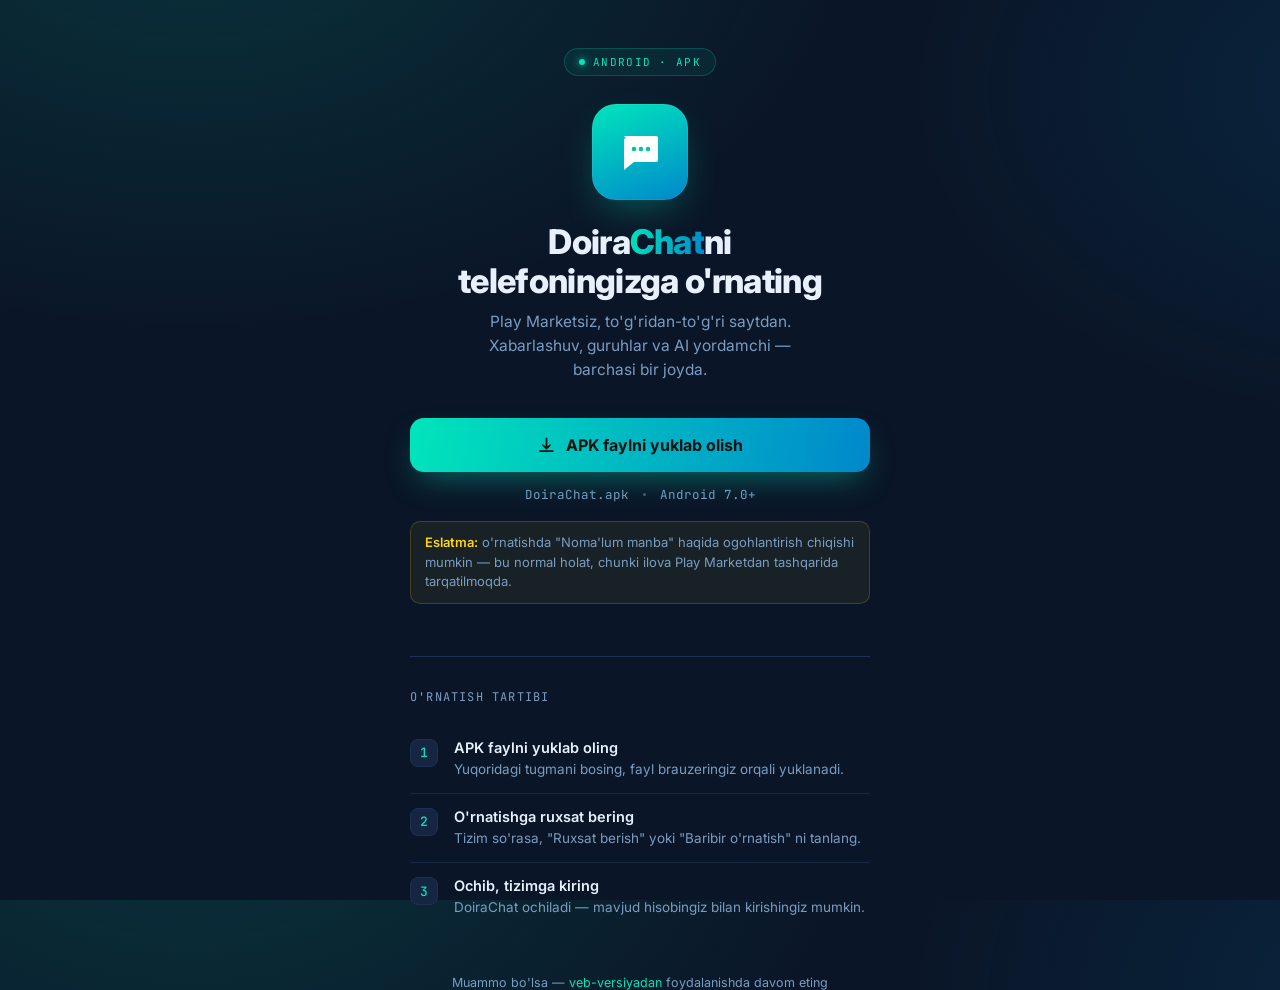
<file: download/index.html>
<!DOCTYPE html>
<html lang="uz">
<head>
<meta charset="UTF-8">
<meta name="viewport" content="width=device-width, initial-scale=1.0, maximum-scale=1.0, user-scalable=no">
<title>DoiraChat — Android uchun yuklab olish</title>
<meta name="theme-color" content="#00c6a2">
<link rel="icon" href="../v2-private/icons/icon-192.png" type="image/png">
<link href="https://fonts.googleapis.com/css2?family=Inter:wght@400;500;600;700;800&family=JetBrains+Mono:wght@500&display=swap" rel="stylesheet">
<style>
  :root{
    --bg:#0a1628;--bg2:#0f1f35;--bg3:#162542;
    --accent:#00c6a2;--accent2:#00e5bb;--accent3:#0088cc;
    --text:#e8f0fe;--text2:#7a9cc0;--border:#1e3054;
  }
  *,*::before,*::after{margin:0;padding:0;box-sizing:border-box}
  html,body{height:100%}
  body{
    font-family:'Inter',sans-serif;
    background:
      radial-gradient(1100px 700px at 15% -10%, rgba(0,198,162,.16), transparent 60%),
      radial-gradient(900px 600px at 110% 10%, rgba(0,136,204,.14), transparent 55%),
      var(--bg);
    color:var(--text);
    min-height:100vh;
    display:flex;
    flex-direction:column;
    align-items:center;
    padding:48px 20px 32px;
    overflow-x:hidden;
  }
  .mono{font-family:'JetBrains Mono',monospace}

  .wrap{width:100%;max-width:460px;display:flex;flex-direction:column;align-items:center;text-align:center}

  .badge{
    display:inline-flex;align-items:center;gap:8px;
    font-family:'JetBrains Mono',monospace;font-size:11px;letter-spacing:.12em;
    color:var(--accent2);background:rgba(0,198,162,.08);
    border:1px solid rgba(0,198,162,.25);border-radius:100px;
    padding:6px 14px;margin-bottom:28px;text-transform:uppercase;
  }
  .badge::before{content:'';width:6px;height:6px;border-radius:50%;background:var(--accent2);box-shadow:0 0 8px var(--accent2)}

  .icon{
    width:96px;height:96px;border-radius:24px;
    background:linear-gradient(160deg,var(--accent2),var(--accent3));
    box-shadow:0 16px 40px -12px rgba(0,198,162,.45), 0 0 0 1px rgba(255,255,255,.06) inset;
    display:flex;align-items:center;justify-content:center;
    margin-bottom:22px;
    animation:float 5s ease-in-out infinite;
  }
  @keyframes float{0%,100%{transform:translateY(0)}50%{transform:translateY(-8px)}}
  .icon svg{width:48px;height:48px}

  h1{
    font-size:34px;font-weight:800;letter-spacing:-.02em;line-height:1.15;
    margin-bottom:10px;
  }
  h1 span{
    background:linear-gradient(100deg,var(--accent2),var(--accent3));
    -webkit-background-clip:text;background-clip:text;-webkit-text-fill-color:transparent;
  }
  .sub{color:var(--text2);font-size:15.5px;line-height:1.55;max-width:340px;margin-bottom:36px}

  .btn{
    width:100%;position:relative;
    display:flex;align-items:center;justify-content:center;gap:10px;
    background:linear-gradient(100deg,var(--accent2),var(--accent3));
    color:#04140f;font-weight:700;font-size:16px;
    padding:17px 24px;border-radius:14px;border:none;
    text-decoration:none;cursor:pointer;
    box-shadow:0 14px 30px -10px rgba(0,198,162,.5);
    transition:transform .15s ease, box-shadow .15s ease;
  }
  .btn:hover{transform:translateY(-2px);box-shadow:0 18px 36px -10px rgba(0,198,162,.6)}
  .btn:active{transform:translateY(0)}
  .btn svg{width:19px;height:19px;flex-shrink:0}

  .meta{
    display:flex;align-items:center;justify-content:center;gap:14px;
    margin-top:14px;font-size:12.5px;color:var(--text2);font-family:'JetBrains Mono',monospace;
  }
  .meta span{display:flex;align-items:center;gap:6px}
  .dot{width:3px;height:3px;border-radius:50%;background:var(--text2);opacity:.5}

  .note{
    margin-top:18px;font-size:13px;color:var(--text2);
    background:rgba(255,214,10,.06);border:1px solid rgba(255,214,10,.18);
    border-radius:10px;padding:11px 14px;line-height:1.5;text-align:left;
  }
  .note b{color:#ffd60a;font-weight:600}

  .steps{
    width:100%;margin-top:52px;text-align:left;
    border-top:1px solid var(--border);padding-top:32px;
  }
  .steps-title{
    font-size:12px;letter-spacing:.1em;text-transform:uppercase;
    color:var(--text2);font-family:'JetBrains Mono',monospace;margin-bottom:20px;
  }
  .step{display:flex;gap:16px;padding:14px 0}
  .step + .step{border-top:1px solid rgba(30,48,84,.6)}
  .num{
    flex-shrink:0;width:28px;height:28px;border-radius:8px;
    background:var(--bg3);border:1px solid var(--border);
    display:flex;align-items:center;justify-content:center;
    font-family:'JetBrains Mono',monospace;font-size:13px;font-weight:500;color:var(--accent2);
  }
  .step-body h3{font-size:14.5px;font-weight:600;margin-bottom:3px}
  .step-body p{font-size:13.5px;color:var(--text2);line-height:1.5}

  footer{margin-top:44px;font-size:12.5px;color:var(--text2)}
  footer a{color:var(--accent2);text-decoration:none}
  footer a:hover{text-decoration:underline}

  @media (prefers-reduced-motion:reduce){.icon{animation:none}}
</style>
</head>
<body>
<div class="wrap">

  <div class="badge">Android · APK</div>

  <div class="icon">
    <svg viewBox="0 0 24 24" fill="none"><path d="M4 4h16a1 1 0 011 1v11a1 1 0 01-1 1H9l-5 4V6a1 1 0 011-1z" fill="#fff"/><circle cx="9" cy="10.5" r="1.15" fill="#00c6a2"/><circle cx="12.5" cy="10.5" r="1.15" fill="#00c6a2"/><circle cx="16" cy="10.5" r="1.15" fill="#00c6a2"/></svg>
  </div>

  <h1>Doira<span>Chat</span>ni<br>telefoningizga o'rnating</h1>
  <p class="sub">Play Marketsiz, to'g'ridan-to'g'ri saytdan. Xabarlashuv, guruhlar va AI yordamchi — barchasi bir joyda.</p>

  <a href="../DoiraChat.apk" class="btn" download>
    <svg viewBox="0 0 24 24" fill="none" stroke="currentColor" stroke-width="2.2" stroke-linecap="round" stroke-linejoin="round"><path d="M12 3v13m0 0l-4.5-4.5M12 16l4.5-4.5"/><path d="M4 19h16"/></svg>
    APK faylni yuklab olish
  </a>

  <div class="meta">
    <span class="mono">DoiraChat.apk</span>
    <span class="dot"></span>
    <span class="mono">Android 7.0+</span>
  </div>

  <div class="note">
    <b>Eslatma:</b> o'rnatishda "Noma'lum manba" haqida ogohlantirish chiqishi mumkin — bu normal holat, chunki ilova Play Marketdan tashqarida tarqatilmoqda.
  </div>

  <div class="steps">
    <div class="steps-title">O'rnatish tartibi</div>

    <div class="step">
      <div class="num mono">1</div>
      <div class="step-body">
        <h3>APK faylni yuklab oling</h3>
        <p>Yuqoridagi tugmani bosing, fayl brauzeringiz orqali yuklanadi.</p>
      </div>
    </div>

    <div class="step">
      <div class="num mono">2</div>
      <div class="step-body">
        <h3>O'rnatishga ruxsat bering</h3>
        <p>Tizim so'rasa, "Ruxsat berish" yoki "Baribir o'rnatish" ni tanlang.</p>
      </div>
    </div>

    <div class="step">
      <div class="num mono">3</div>
      <div class="step-body">
        <h3>Ochib, tizimga kiring</h3>
        <p>DoiraChat ochiladi — mavjud hisobingiz bilan kirishingiz mumkin.</p>
      </div>
    </div>
  </div>

  <footer>Muammo bo'lsa — <a href="../v2-private/index.html">veb-versiyadan</a> foydalanishda davom eting</footer>

</div>
</body>
</html>
</file>
